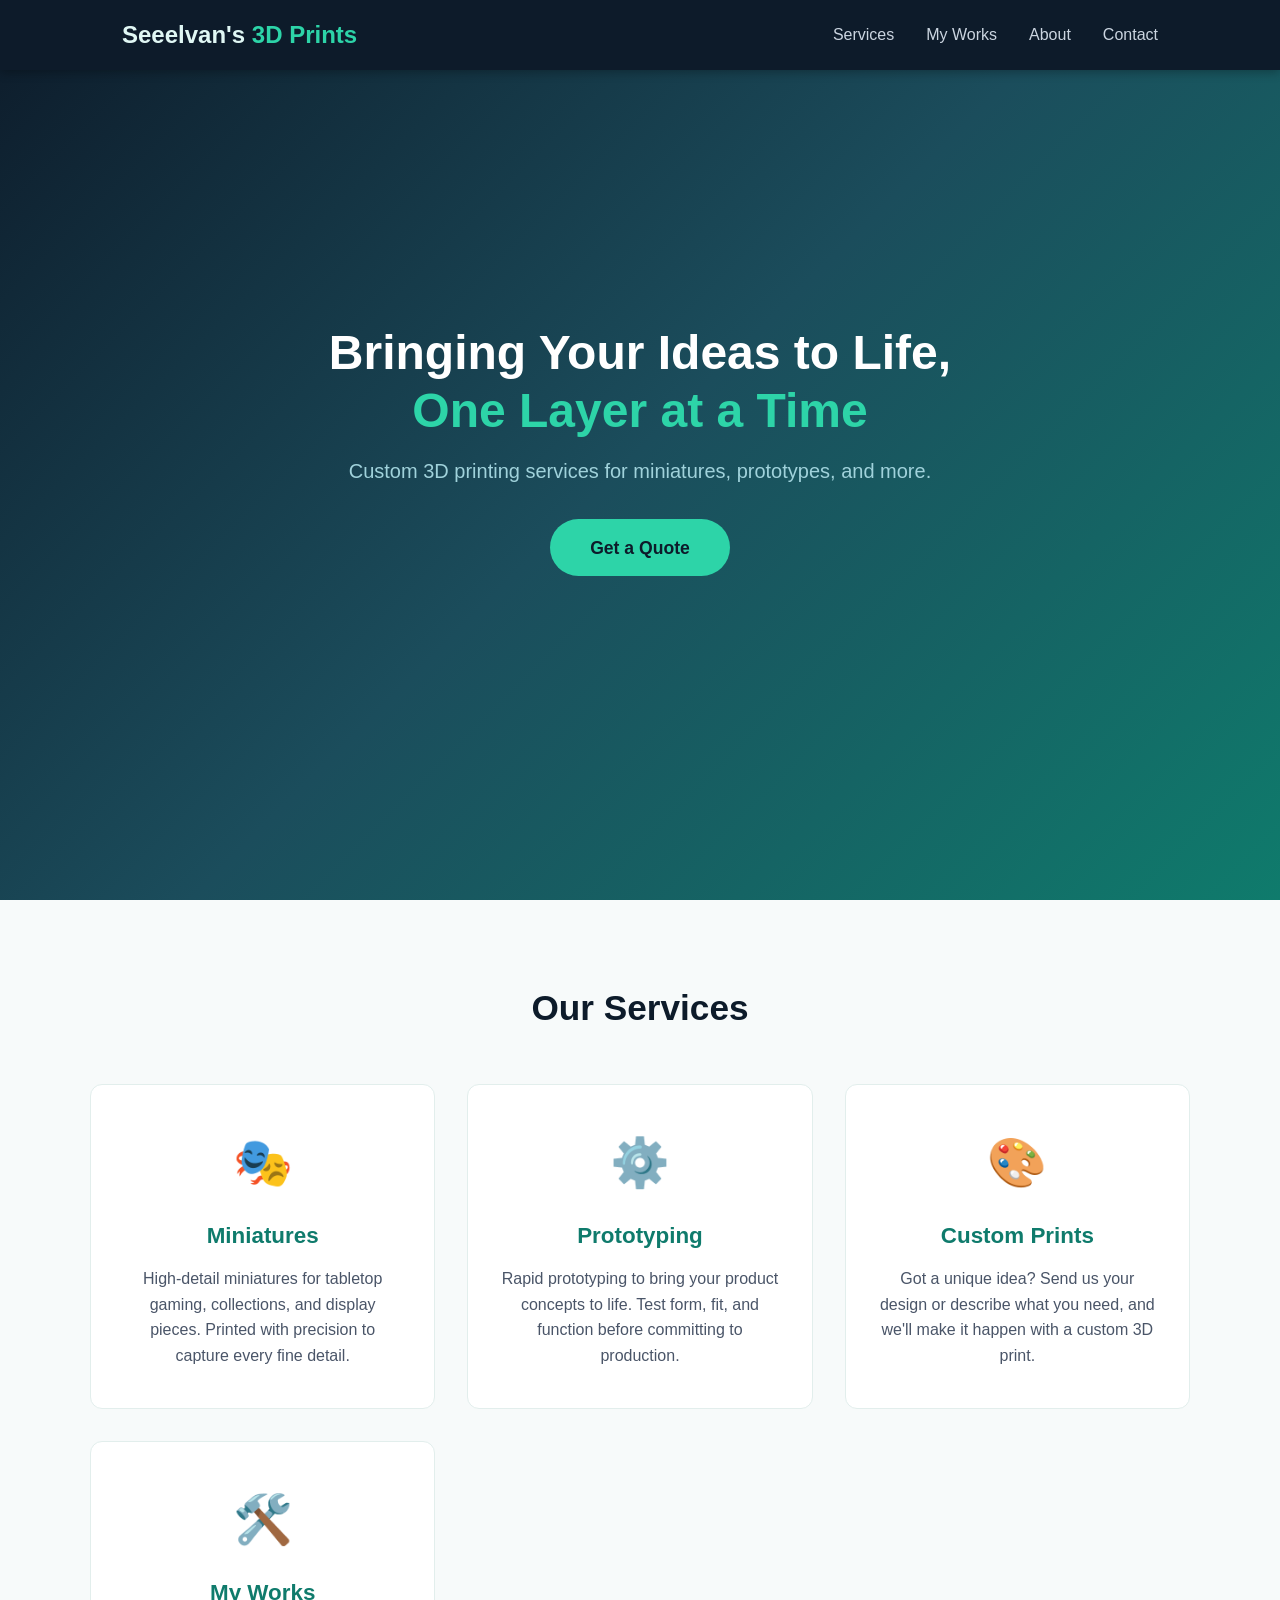
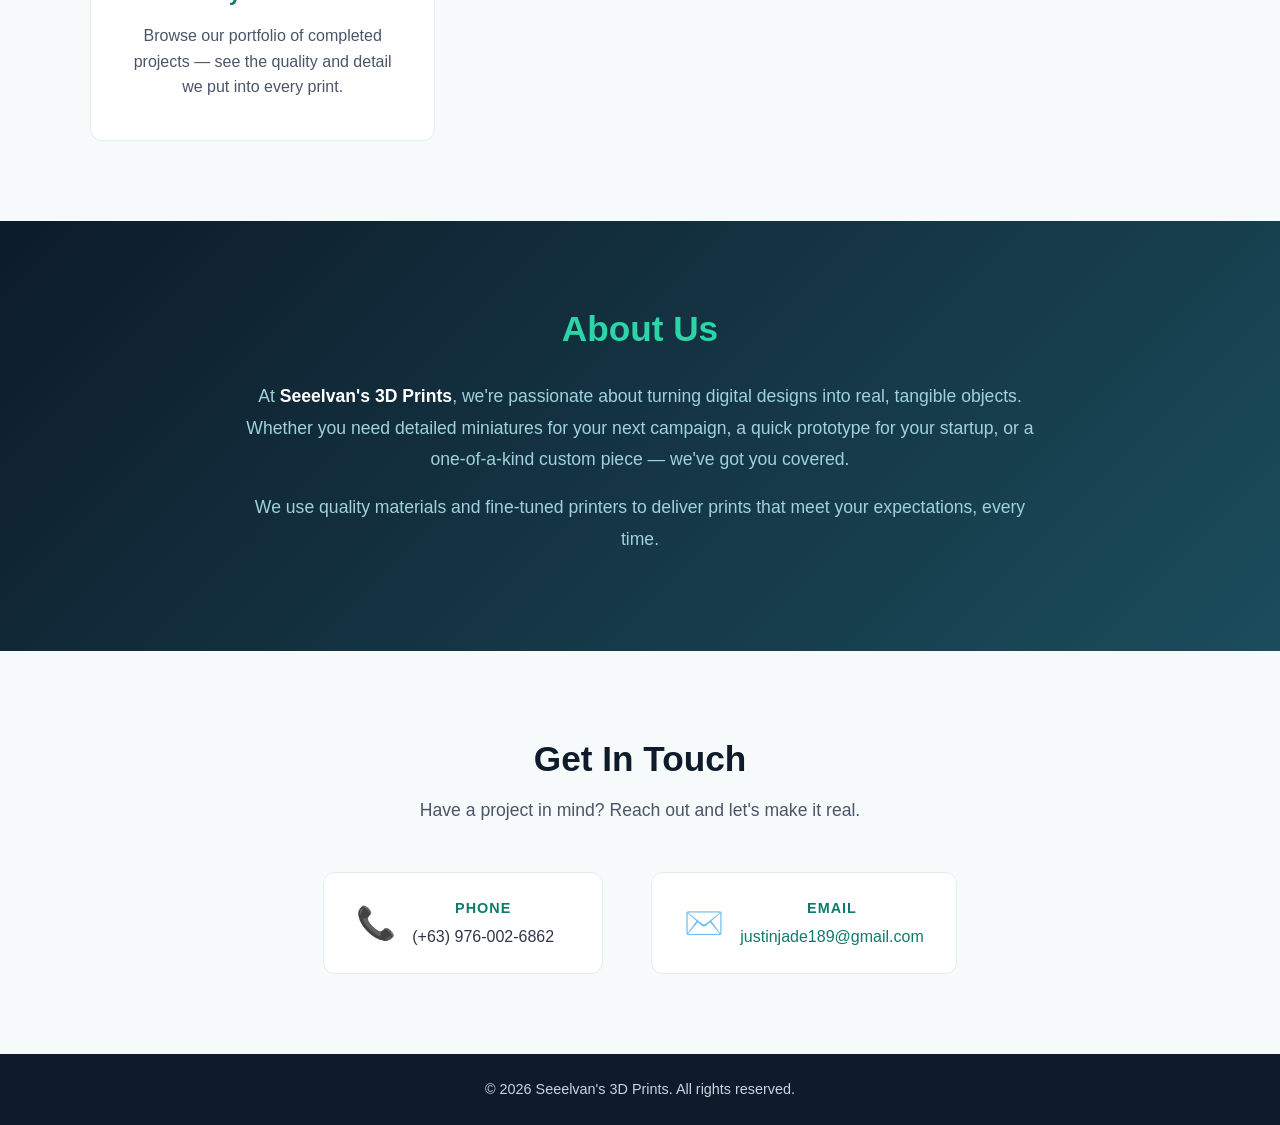
<file: index.html>
<!DOCTYPE html>
<html lang="en">
<head>
    <meta charset="UTF-8">
    <meta name="viewport" content="width=device-width, initial-scale=1.0">
    <title>Seeelvan's 3D Prints</title>
    <link rel="stylesheet" href="style.css">
</head>
<body>

    <!-- Navigation -->
    <nav>
        <div class="nav-container">
            <a href="#" class="logo">Seeelvan's <span>3D Prints</span></a>
            <ul class="nav-links">
                <li><a href="#services">Services</a></li>
                <li><a href="my-works.html">My Works</a></li>
                <li><a href="#about">About</a></li>
                <li><a href="#contact">Contact</a></li>
            </ul>
        </div>
    </nav>

    <!-- Hero Section -->
    <header class="hero">
        <div class="hero-content">
            <h1>Bringing Your Ideas to Life,<br><span>One Layer at a Time</span></h1>
            <p>Custom 3D printing services for miniatures, prototypes, and more.</p>
            <a href="#contact" class="btn">Get a Quote</a>
        </div>
    </header>

    <!-- Services Section -->
    <section id="services" class="services">
        <h2>Our Services</h2>
        <div class="services-grid">
            <a href="miniatures.html" class="service-card">
                <div class="service-icon">🎭</div>
                <h3>Miniatures</h3>
                <p>High-detail miniatures for tabletop gaming, collections, and display pieces. Printed with precision to capture every fine detail.</p>
            </a>
            <a href="prototyping.html" class="service-card">
                <div class="service-icon">⚙️</div>
                <h3>Prototyping</h3>
                <p>Rapid prototyping to bring your product concepts to life. Test form, fit, and function before committing to production.</p>
            </a>
            <a href="custom-prints.html" class="service-card">
                <div class="service-icon">🎨</div>
                <h3>Custom Prints</h3>
                <p>Got a unique idea? Send us your design or describe what you need, and we'll make it happen with a custom 3D print.</p>
            </a>
            <a href="my-works.html" class="service-card">
                <div class="service-icon">🛠️</div>
                <h3>My Works</h3>
                <p>Browse our portfolio of completed projects — see the quality and detail we put into every print.</p>
            </a>
        </div>
    </section>

    <!-- About Section -->
    <section id="about" class="about">
        <div class="about-content">
            <h2>About Us</h2>
            <p>At <strong>Seeelvan's 3D Prints</strong>, we're passionate about turning digital designs into real, tangible objects. Whether you need detailed miniatures for your next campaign, a quick prototype for your startup, or a one-of-a-kind custom piece — we've got you covered.</p>
            <p>We use quality materials and fine-tuned printers to deliver prints that meet your expectations, every time.</p>
        </div>
    </section>

    <!-- Contact Section -->
    <section id="contact" class="contact">
        <h2>Get In Touch</h2>
        <p class="contact-subtitle">Have a project in mind? Reach out and let's make it real.</p>
        <div class="contact-info">
            <div class="contact-item">
                <span class="contact-icon">📞</span>
                <div>
                    <h4>Phone</h4>
                    <p>(+63) 976-002-6862</p>
                </div>
            </div>
            <div class="contact-item">
                <span class="contact-icon">✉️</span>
                <div>
                    <h4>Email</h4>
                    <p><a href="mailto:justinjade189@gmail.com">justinjade189@gmail.com</a></p>
                </div>
            </div>
        </div>
    </section>

    <!-- Footer -->
    <footer>
        <p>&copy; 2026 Seeelvan's 3D Prints. All rights reserved.</p>
    </footer>

</body>
</html>
</file>
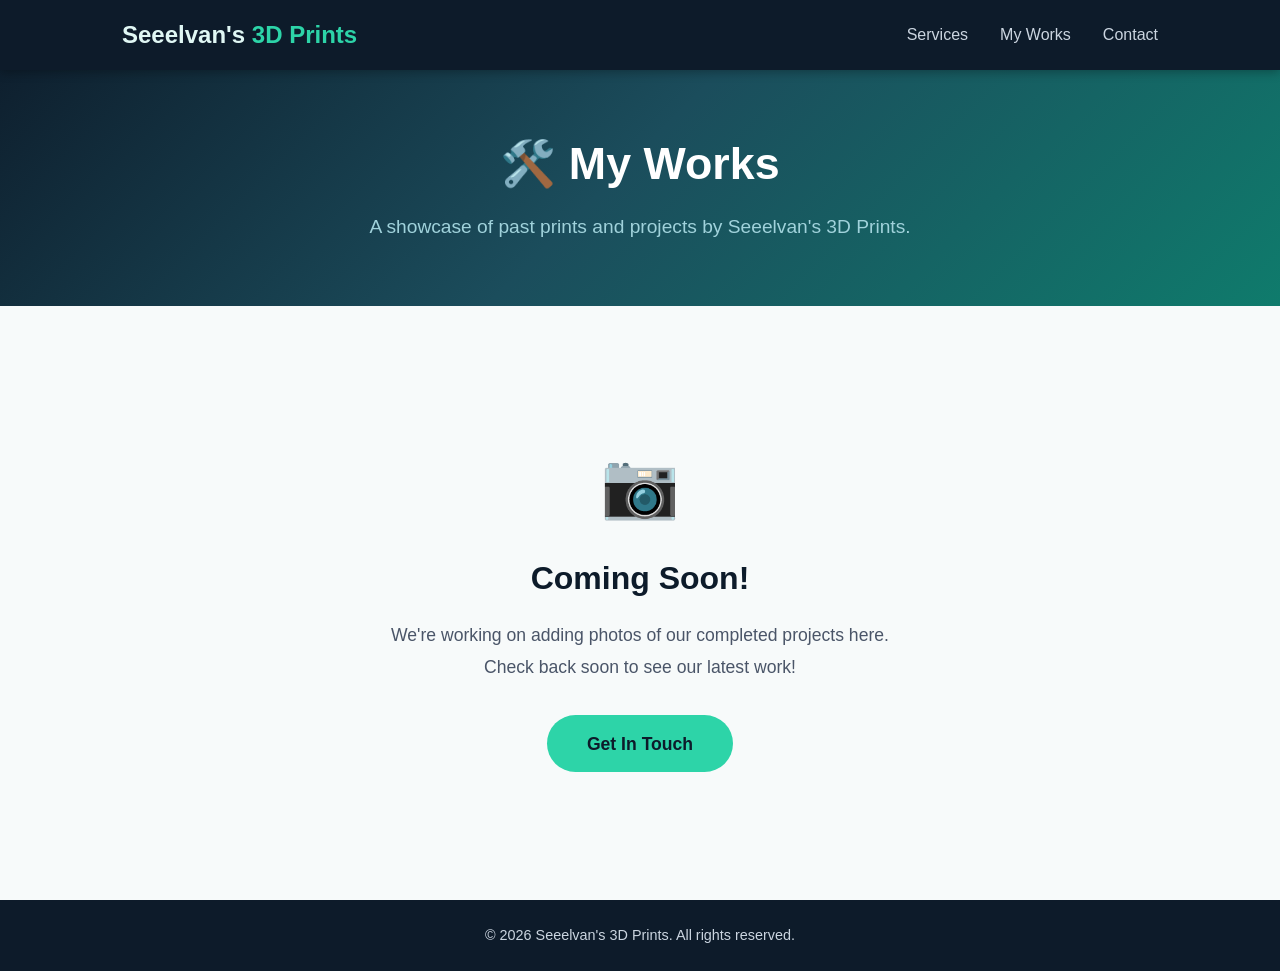
<file: my-works.html>
<!DOCTYPE html>
<html lang="en">
<head>
    <meta charset="UTF-8">
    <meta name="viewport" content="width=device-width, initial-scale=1.0">
    <title>My Works - Seeelvan's 3D Prints</title>
    <link rel="stylesheet" href="style.css">
</head>
<body>

    <!-- Navigation -->
    <nav>
        <div class="nav-container">
            <a href="index.html" class="logo">Seeelvan's <span>3D Prints</span></a>
            <ul class="nav-links">
                <li><a href="index.html#services">Services</a></li>
                <li><a href="my-works.html">My Works</a></li>
                <li><a href="index.html#contact">Contact</a></li>
            </ul>
        </div>
    </nav>

    <!-- Page Header -->
    <header class="page-hero">
        <h1>🛠️ My Works</h1>
        <p>A showcase of past prints and projects by Seeelvan's 3D Prints.</p>
    </header>

    <!-- Gallery (Empty for now) -->
    <section class="gallery-section">
        <div class="empty-gallery">
            <div class="empty-icon">📷</div>
            <h2>Coming Soon!</h2>
            <p>We're working on adding photos of our completed projects here.<br>Check back soon to see our latest work!</p>
            <a href="index.html#contact" class="btn">Get In Touch</a>
        </div>
    </section>

    <!-- Footer -->
    <footer>
        <p>&copy; 2026 Seeelvan's 3D Prints. All rights reserved.</p>
    </footer>

</body>
</html>
</file>
<file: style.css>
/* ===== Reset & Base ===== */
* {
    margin: 0;
    padding: 0;
    box-sizing: border-box;
}

html {
    scroll-behavior: smooth;
}

body {
    font-family: 'Segoe UI', Tahoma, Geneva, Verdana, sans-serif;
    color: #2d3748;
    line-height: 1.6;
}

/* ===== Navigation ===== */
nav {
    background: #0d1b2a;
    padding: 1rem 0;
    position: fixed;
    width: 100%;
    top: 0;
    z-index: 1000;
    box-shadow: 0 2px 10px rgba(0, 0, 0, 0.3);
}

.nav-container {
    max-width: 1100px;
    margin: 0 auto;
    padding: 0 2rem;
    display: flex;
    justify-content: space-between;
    align-items: center;
}

.logo {
    font-size: 1.5rem;
    font-weight: 700;
    color: #e0f7f4;
    text-decoration: none;
}

.logo span {
    color: #2dd4a8;
}

.nav-links {
    list-style: none;
    display: flex;
    gap: 2rem;
}

.nav-links a {
    color: #cbd5e0;
    text-decoration: none;
    font-weight: 500;
    transition: color 0.3s;
}

.nav-links a:hover {
    color: #2dd4a8;
}

/* ===== Hero Section ===== */
.hero {
    background: linear-gradient(135deg, #0d1b2a 0%, #1b4d5c 50%, #0f7b6c 100%);
    min-height: 100vh;
    display: flex;
    align-items: center;
    justify-content: center;
    text-align: center;
    padding: 2rem;
}

.hero-content h1 {
    font-size: 3rem;
    color: #ffffff;
    margin-bottom: 1rem;
    line-height: 1.2;
}

.hero-content h1 span {
    color: #2dd4a8;
}

.hero-content p {
    font-size: 1.25rem;
    color: #a0d2db;
    margin-bottom: 2rem;
    max-width: 600px;
    margin-left: auto;
    margin-right: auto;
}

.btn {
    display: inline-block;
    background: #2dd4a8;
    color: #0d1b2a;
    padding: 0.9rem 2.5rem;
    border-radius: 50px;
    text-decoration: none;
    font-weight: 700;
    font-size: 1.1rem;
    transition: background 0.3s, transform 0.3s;
}

.btn:hover {
    background: #24b892;
    transform: translateY(-2px);
}

/* ===== Services Section ===== */
.services {
    padding: 5rem 2rem;
    text-align: center;
    background: #f7fafa;
}

.services h2 {
    font-size: 2.2rem;
    color: #0d1b2a;
    margin-bottom: 3rem;
}

.services-grid {
    display: grid;
    grid-template-columns: repeat(auto-fit, minmax(280px, 1fr));
    gap: 2rem;
    max-width: 1100px;
    margin: 0 auto;
}

.service-card {
    background: #ffffff;
    border: 1px solid #e2eeec;
    border-radius: 12px;
    padding: 2.5rem 2rem;
    transition: transform 0.3s, box-shadow 0.3s;
}

.service-card:hover {
    transform: translateY(-5px);
    box-shadow: 0 10px 30px rgba(13, 27, 42, 0.1);
}

.service-icon {
    font-size: 3rem;
    margin-bottom: 1rem;
}

.service-card h3 {
    font-size: 1.4rem;
    color: #0f7b6c;
    margin-bottom: 0.75rem;
}

.service-card p {
    color: #4a5568;
    font-size: 1rem;
}

/* ===== About Section ===== */
.about {
    padding: 5rem 2rem;
    background: linear-gradient(135deg, #0d1b2a, #1b4d5c);
    color: #e0f7f4;
}

.about-content {
    max-width: 800px;
    margin: 0 auto;
    text-align: center;
}

.about h2 {
    font-size: 2.2rem;
    margin-bottom: 1.5rem;
    color: #2dd4a8;
}

.about p {
    font-size: 1.1rem;
    line-height: 1.8;
    margin-bottom: 1rem;
    color: #a0d2db;
}

.about strong {
    color: #ffffff;
}

/* ===== Contact Section ===== */
.contact {
    padding: 5rem 2rem;
    text-align: center;
    background: #f7fafa;
}

.contact h2 {
    font-size: 2.2rem;
    color: #0d1b2a;
    margin-bottom: 0.5rem;
}

.contact-subtitle {
    color: #4a5568;
    font-size: 1.1rem;
    margin-bottom: 3rem;
}

.contact-info {
    display: flex;
    justify-content: center;
    gap: 3rem;
    flex-wrap: wrap;
    max-width: 700px;
    margin: 0 auto;
}

.contact-item {
    display: flex;
    align-items: center;
    gap: 1rem;
    background: #ffffff;
    padding: 1.5rem 2rem;
    border-radius: 12px;
    border: 1px solid #e2eeec;
    min-width: 280px;
}

.contact-icon {
    font-size: 2rem;
}

.contact-item h4 {
    font-size: 0.9rem;
    color: #0f7b6c;
    text-transform: uppercase;
    letter-spacing: 1px;
    margin-bottom: 0.25rem;
}

.contact-item p {
    color: #2d3748;
    font-size: 1rem;
}

.contact-item a {
    color: #0f7b6c;
    text-decoration: none;
}

.contact-item a:hover {
    text-decoration: underline;
}

/* ===== Footer ===== */
footer {
    background: #0d1b2a;
    color: #cbd5e0;
    text-align: center;
    padding: 1.5rem;
    font-size: 0.9rem;
}

/* ===== Service Cards as Links ===== */
a.service-card {
    text-decoration: none;
    color: inherit;
    display: block;
}

a.service-card:hover h3 {
    color: #2dd4a8;
}

/* ===== Page Hero (Subpages) ===== */
.page-hero {
    background: linear-gradient(135deg, #0d1b2a 0%, #1b4d5c 50%, #0f7b6c 100%);
    padding: 8rem 2rem 4rem;
    text-align: center;
}

.page-hero h1 {
    font-size: 2.8rem;
    color: #ffffff;
    margin-bottom: 0.75rem;
}

.page-hero p {
    font-size: 1.2rem;
    color: #a0d2db;
    max-width: 600px;
    margin: 0 auto;
}

/* ===== Gallery Section ===== */
.gallery-section {
    padding: 4rem 2rem;
    background: #f7fafa;
}

.gallery-section h2 {
    text-align: center;
    font-size: 2rem;
    color: #0d1b2a;
    margin-bottom: 2.5rem;
}

.gallery-grid {
    display: grid;
    grid-template-columns: repeat(auto-fit, minmax(300px, 1fr));
    gap: 2rem;
    max-width: 1100px;
    margin: 0 auto;
}

.gallery-card {
    background: #ffffff;
    border-radius: 12px;
    overflow: hidden;
    border: 1px solid #e2eeec;
    transition: transform 0.3s, box-shadow 0.3s;
}

.gallery-card:hover {
    transform: translateY(-5px);
    box-shadow: 0 10px 30px rgba(13, 27, 42, 0.12);
}

.gallery-card img {
    width: 100%;
    height: 220px;
    object-fit: cover;
    display: block;
    background-color: #e2eeec;
}

.gallery-caption {
    padding: 1.25rem 1.5rem;
}

.gallery-caption h3 {
    font-size: 1.2rem;
    color: #0f7b6c;
    margin-bottom: 0.4rem;
}

.gallery-caption p {
    color: #4a5568;
    font-size: 0.95rem;
}

.gallery-cta {
    text-align: center;
    margin-top: 3rem;
    display: flex;
    justify-content: center;
    gap: 1rem;
    flex-wrap: wrap;
}

.btn-outline {
    background: transparent;
    color: #0f7b6c;
    border: 2px solid #0f7b6c;
}

.btn-outline:hover {
    background: #0f7b6c;
    color: #ffffff;
}

/* ===== Empty Gallery (My Works) ===== */
.empty-gallery {
    text-align: center;
    padding: 4rem 2rem;
    max-width: 600px;
    margin: 0 auto;
}

.empty-icon {
    font-size: 4rem;
    margin-bottom: 1rem;
}

.empty-gallery h2 {
    font-size: 2rem;
    color: #0d1b2a;
    margin-bottom: 1rem;
}

.empty-gallery p {
    color: #4a5568;
    font-size: 1.1rem;
    margin-bottom: 2rem;
    line-height: 1.8;
}

/* ===== Responsive ===== */
@media (max-width: 768px) {
    .hero-content h1 {
        font-size: 2rem;
    }

    .hero-content p {
        font-size: 1rem;
    }

    .nav-links {
        gap: 1rem;
    }

    .contact-info {
        flex-direction: column;
        align-items: center;
    }
}
</file>
